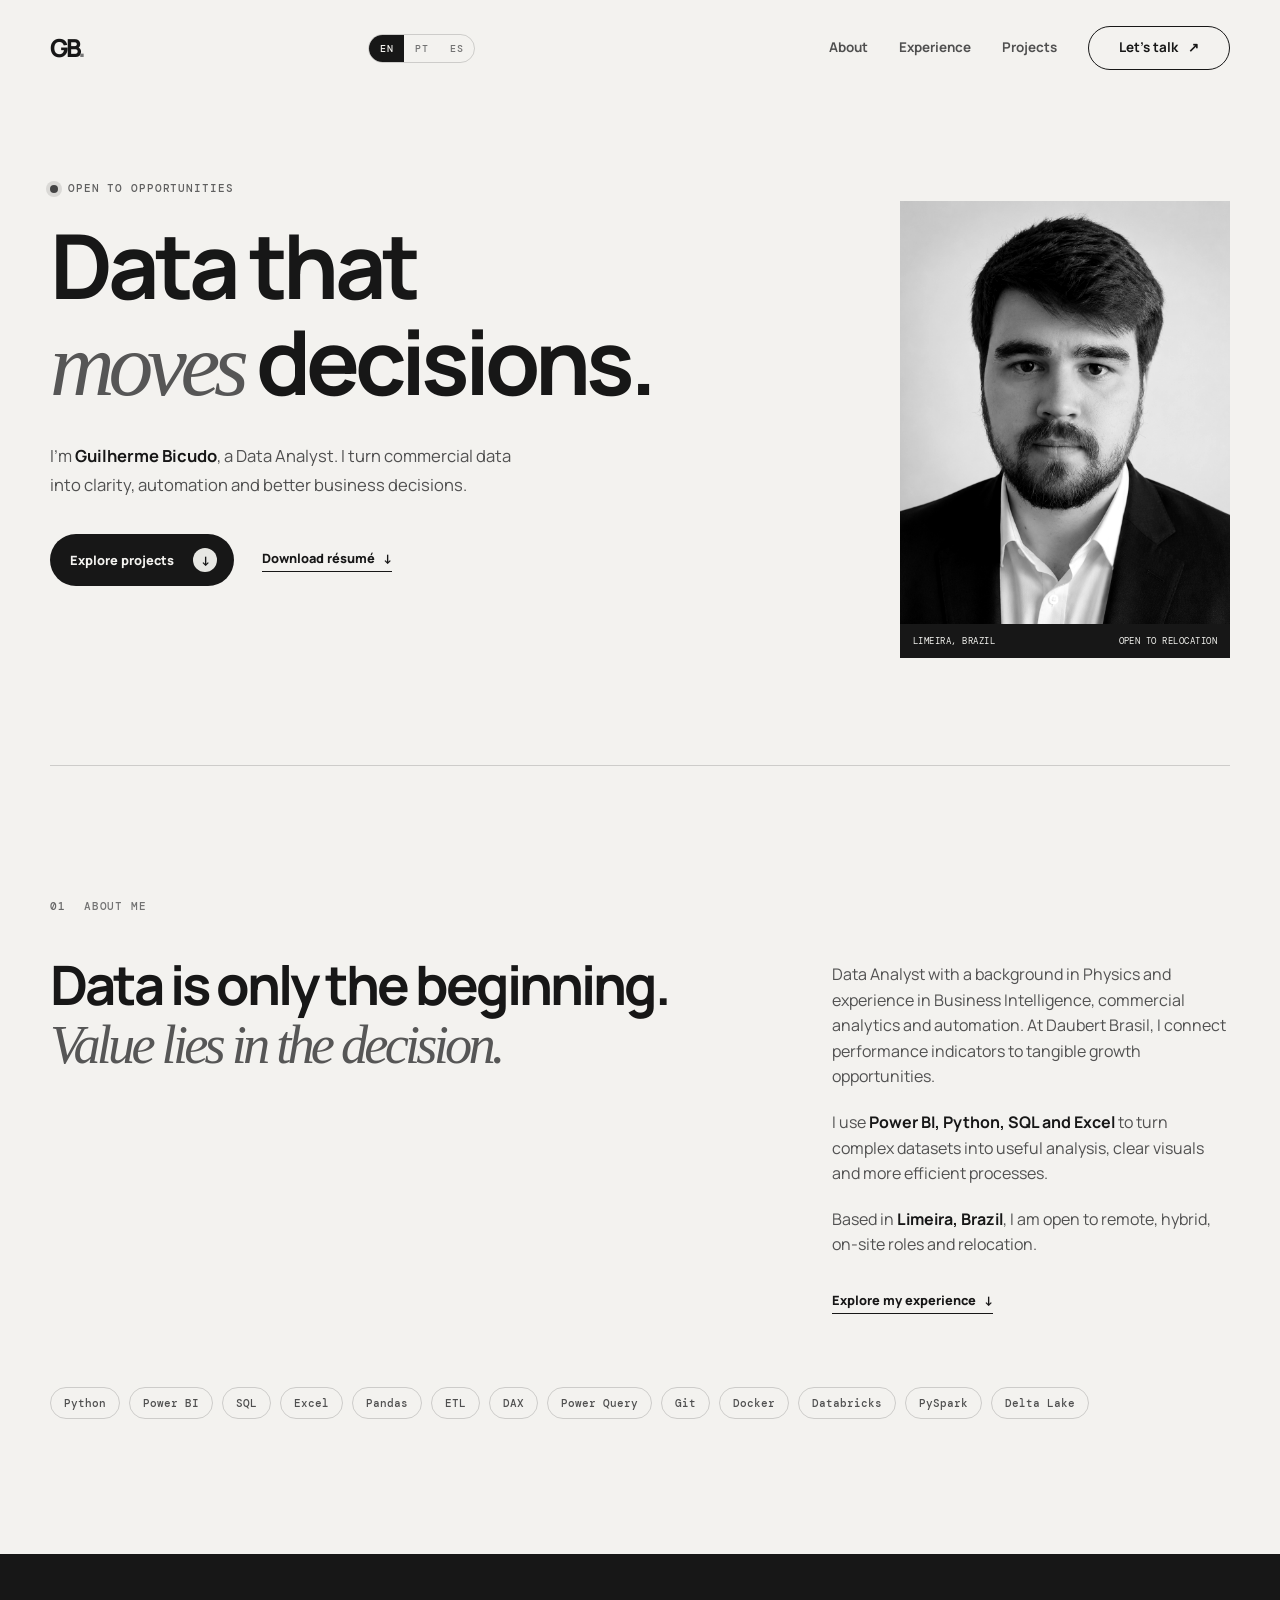
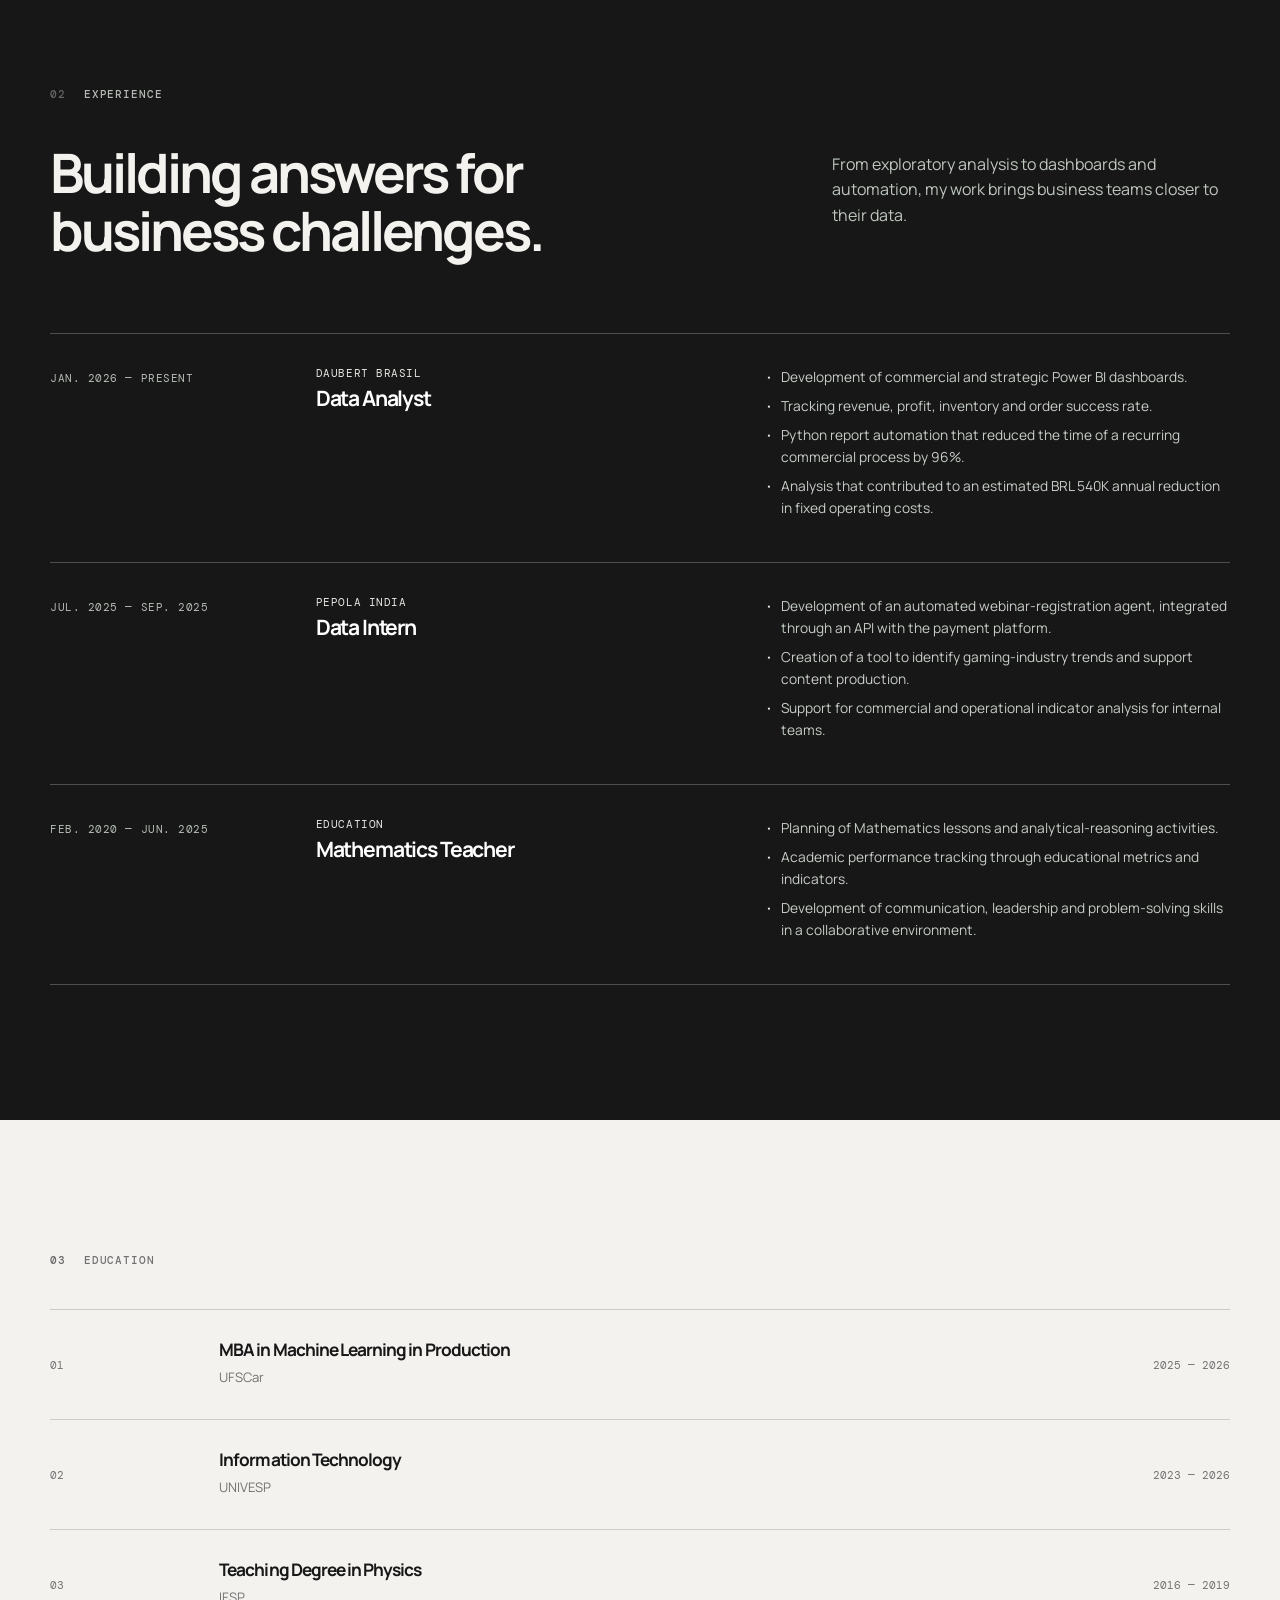
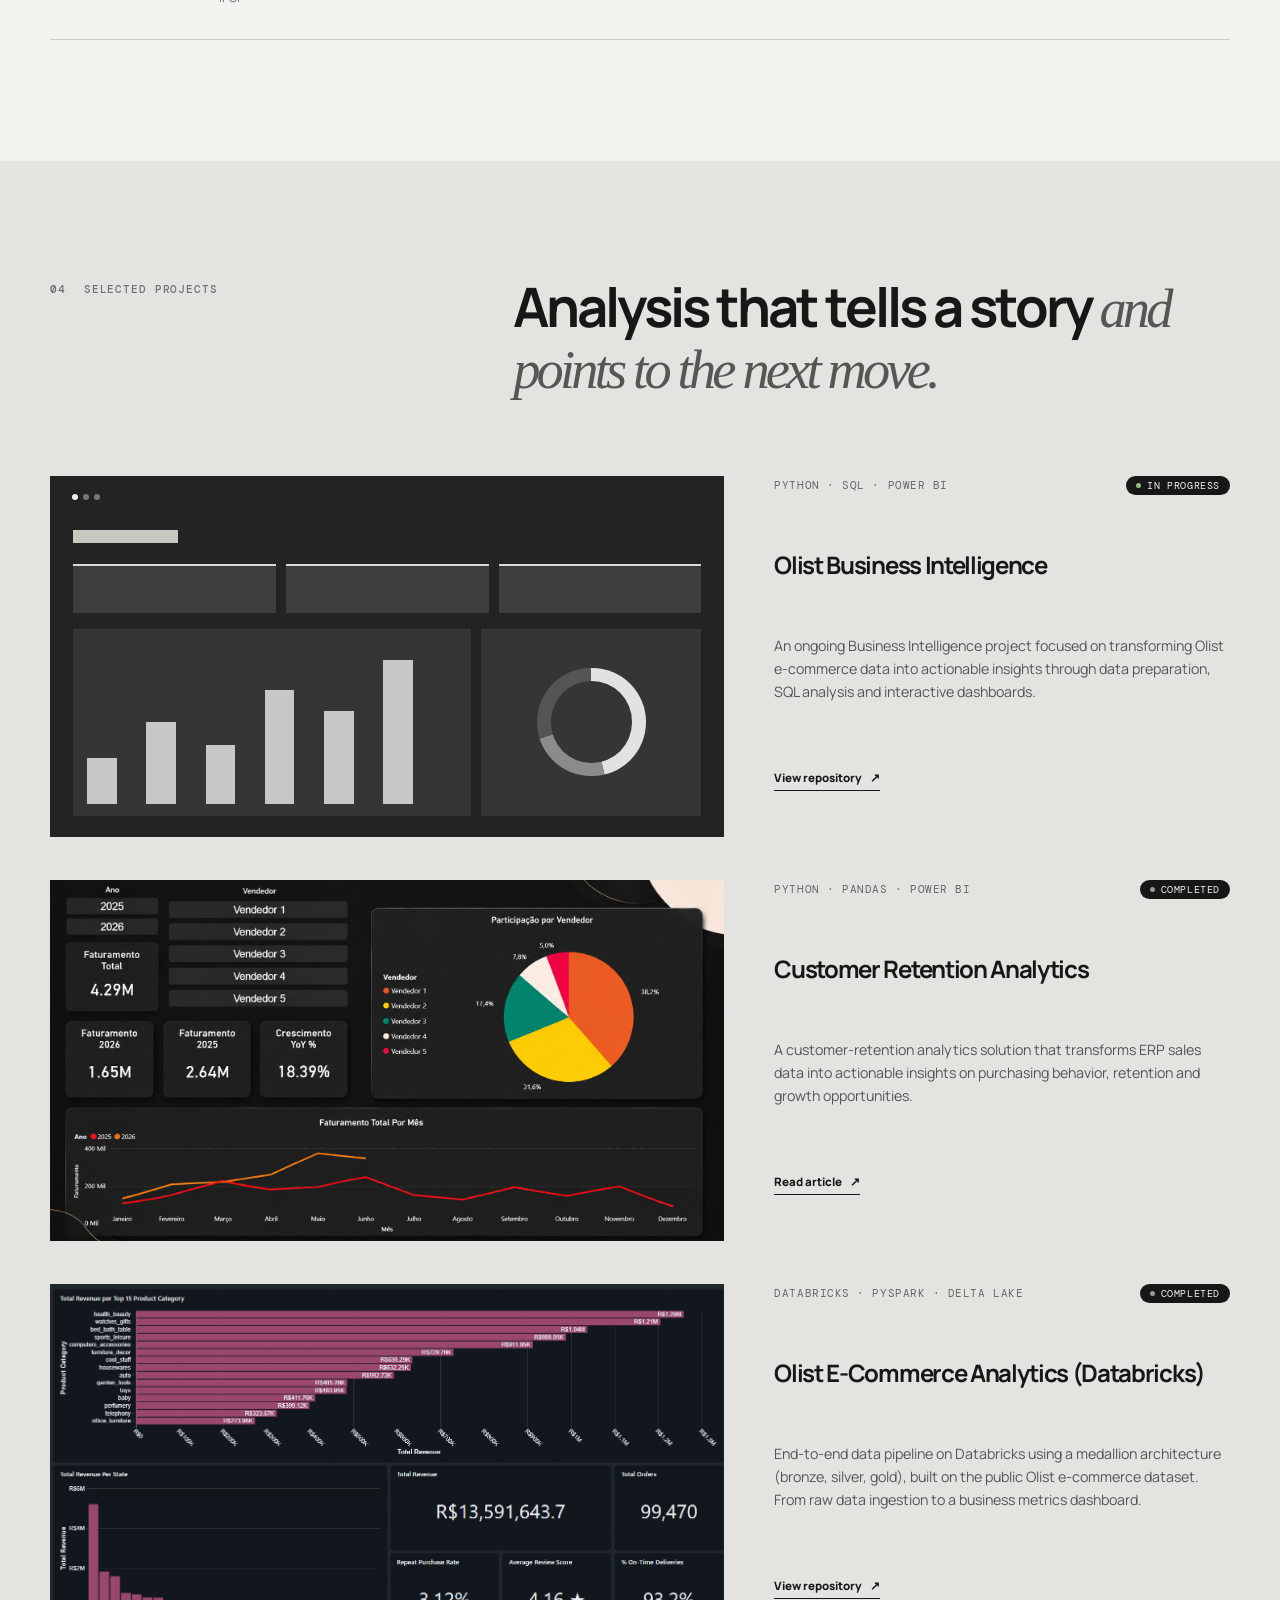
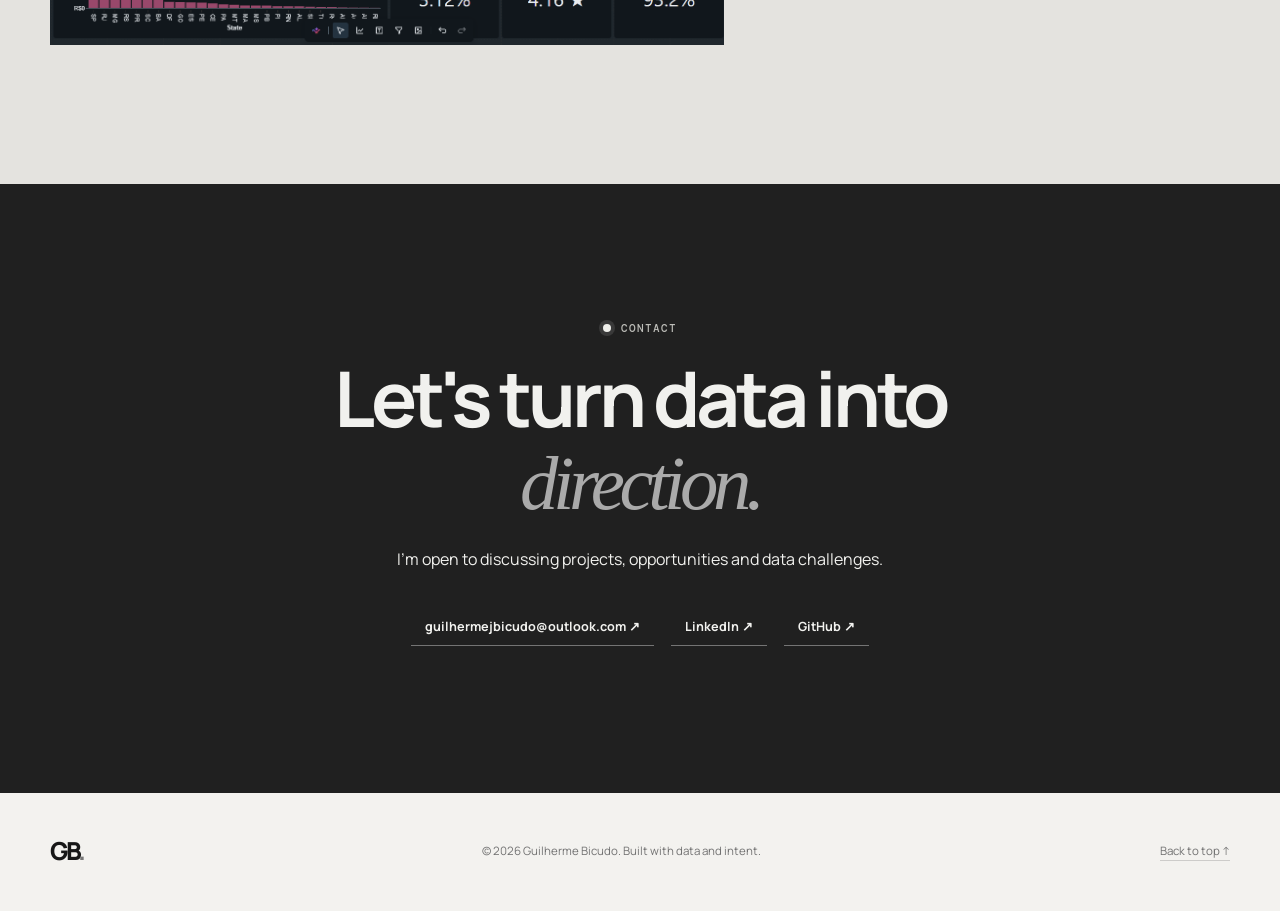
<file: index.html>
<!doctype html>
<html lang="en">
  <head>
    <meta charset="UTF-8" />
    <meta name="viewport" content="width=device-width, initial-scale=1.0" />
    <meta
      name="description"
      content="Portfolio of Guilherme Bicudo, Data Analyst specializing in Power BI, Python, SQL and Business Intelligence."
    />
    <title>Guilherme Bicudo | Data Analyst</title>
    <link rel="icon" type="image/svg+xml" href="assets/favicon.svg" />
    <link rel="preconnect" href="https://fonts.googleapis.com" />
    <link rel="preconnect" href="https://fonts.gstatic.com" crossorigin />
    <link href="https://fonts.googleapis.com/css2?family=DM+Mono:wght@400;500&family=Manrope:wght@400;500;600;700;800&display=swap" rel="stylesheet" />
    <link rel="stylesheet" href="style.css" />
  </head>
  <body>
    <a class="skip-link" href="#content">Skip to content</a>

    <header class="header" id="topo">
      <nav class="nav container" aria-label="Main navigation">
        <a class="brand" href="#topo" aria-label="Home page">GB<span>.</span></a>
        <div class="nav-controls">
          <div class="language-switch" aria-label="Language selector">
            <a href="#topo" data-language="en" aria-current="page">EN</a><a href="#topo" data-language="pt" lang="pt-BR">PT</a><a href="#topo" data-language="es" lang="es">ES</a>
          </div>
          <button class="menu-button" type="button" aria-label="Open menu" aria-expanded="false">
            <span></span><span></span>
          </button>
        </div>
        <div class="nav-links">
          <a href="#about">About</a>
          <a href="#experience">Experience</a>
          <a href="#projects">Projects</a>
          <a class="nav-contact" href="#contact">Let's talk <span aria-hidden="true">↗</span></a>
        </div>
      </nav>
    </header>

    <main id="content">
      <section class="hero container" id="home">
        <div class="hero-copy reveal">
          <p class="eyebrow"><span></span> Open to opportunities</p>
          <h1>Data that<br /><em>moves</em> decisions.</h1>
          <p class="hero-description">
            I'm <strong>Guilherme Bicudo</strong>, a Data Analyst. I turn commercial data into clarity, automation and better business decisions.
          </p>
          <div class="hero-actions">
            <a class="button button-primary" href="#projects">Explore projects <span aria-hidden="true">↓</span></a>
            <a class="text-link cv-download" href="assets/cv-guilherme-bicudo-en.pdf" download>
  Download résumé <span aria-hidden="true">↓</span>
</a>
          </div>
        </div>
        <figure class="profile-card reveal delay-1">
          <img src="assets/perfil.png" alt="Portrait of Guilherme Bicudo" onerror="this.parentElement.classList.add('photo-missing'); this.remove()" />
          <figcaption><span>Limeira, Brazil</span><span>Open to relocation</span></figcaption>
        </figure>
      </section>

      <section class="about section container" id="about">
        <div class="section-label reveal"><span>01</span> About me</div>
        <div class="about-content">
          <h2 class="reveal">Data is only the beginning. <em>Value lies in the decision.</em></h2>
          <div class="about-text reveal delay-1">
            <p>Data Analyst with a background in Physics and experience in Business Intelligence, commercial analytics and automation. At Daubert Brasil, I connect performance indicators to tangible growth opportunities.</p>
            <p>I use <strong>Power BI, Python, SQL and Excel</strong> to turn complex datasets into useful analysis, clear visuals and more efficient processes.</p>
            <p>Based in <strong>Limeira, Brazil</strong>, I am open to remote, hybrid, on-site roles and relocation.</p>
            <a class="text-link" href="#experience">Explore my experience <span aria-hidden="true">↓</span></a>
          </div>
        </div>
        <div class="tool-list reveal delay-2" aria-label="Key tools">
          <span>Python</span><span>Power BI</span><span>SQL</span><span>Excel</span><span>Pandas</span><span>ETL</span><span>DAX</span><span>Power Query</span><span>Git</span><span>Docker</span><span>Databricks</span><span>PySpark</span><span>Delta Lake</span>
        </div>
      </section>

      <section class="experience section" id="experience">
        <div class="container">
          <div class="section-label reveal"><span>02</span> Experience</div>
          <div class="experience-heading">
            <h2 class="reveal">Building answers for business challenges.</h2>
            <p class="reveal delay-1">From exploratory analysis to dashboards and automation, my work brings business teams closer to their data.</p>
          </div>
          <div class="role-list">
            <article class="role reveal">
              <div class="role-period">Jan. 2026 — present</div>
              <div class="role-main">
                <p class="role-company">Daubert Brasil</p>
                <h3>Data Analyst</h3>
              </div>
              <ul class="role-details">
                <li>Development of commercial and strategic Power BI dashboards.</li>
                <li>Tracking revenue, profit, inventory and order success rate.</li>
                <li>Python report automation that reduced the time of a recurring commercial process by 96%.</li>
                <li>Analysis that contributed to an estimated BRL 540K annual reduction in fixed operating costs.</li>
              </ul>
            </article>
            <article class="role reveal delay-1">
              <div class="role-period">Jul. 2025 — Sep. 2025</div>
              <div class="role-main">
                <p class="role-company">PEPOLA India</p>
                <h3>Data Intern</h3>
              </div>
              <ul class="role-details">
                <li>Development of an automated webinar-registration agent, integrated through an API with the payment platform.</li>
                <li>Creation of a tool to identify gaming-industry trends and support content production.</li>
                <li>Support for commercial and operational indicator analysis for internal teams.</li>
              </ul>
            </article>
            <article class="role reveal delay-2">
              <div class="role-period">Feb. 2020 — Jun. 2025</div>
              <div class="role-main">
                <p class="role-company">Education</p>
                <h3>Mathematics Teacher</h3>
              </div>
              <ul class="role-details">
                <li>Planning of Mathematics lessons and analytical-reasoning activities.</li>
                <li>Academic performance tracking through educational metrics and indicators.</li>
                <li>Development of communication, leadership and problem-solving skills in a collaborative environment.</li>
              </ul>
            </article>
          </div>
        </div>
      </section>

      <section class="education section container">
        <div class="section-label reveal"><span>03</span> Education</div>
        <div class="education-list">
          <article class="education-item reveal">
            <span class="education-number">01</span>
            <div><h3>MBA in Machine Learning in Production</h3><p>UFSCar</p></div>
            <time>2025 — 2026</time>
          </article>
          <article class="education-item reveal delay-1">
            <span class="education-number">02</span>
            <div><h3>Information Technology</h3><p>UNIVESP</p></div>
            <time>2023 — 2026</time>
          </article>
          <article class="education-item reveal delay-2">
            <span class="education-number">03</span>
            <div><h3>Teaching Degree in Physics</h3><p>IFSP</p></div>
            <time>2016 — 2019</time>
          </article>
        </div>
      </section>

      <section class="projects section" id="projects">
        <div class="container">
          <div class="project-intro">
          <div class="section-label reveal"><span>04</span> Selected projects</div>
            <h2 class="reveal">Analysis that tells a story <em>and points to the next move.</em></h2>
          </div>
          <div class="project-grid">
            <article class="project-card project-featured reveal">
              <div class="project-visual visual-olist" aria-hidden="true">
                <div class="dash-top"><i></i><i></i><i></i></div>
                <div class="dash-title"></div>
                <div class="dash-metrics"><b></b><b></b><b></b></div>
                <div class="dash-charts"><div class="bar-chart"><i></i><i></i><i></i><i></i><i></i><i></i></div><div class="donut"></div></div>
              </div>
              <div class="project-meta"><span>Python · SQL · Power BI</span><span class="project-status status-progress"></span></div>
              <h3>Olist Business Intelligence</h3>
              <p>An ongoing Business Intelligence project focused on transforming Olist e-commerce data into actionable insights through data preparation, SQL analysis and interactive dashboards.</p>
              <a class="project-link" href="https://github.com/GuilhermejBicudo/Olist-Business-Intelligence" target="_blank" rel="noreferrer">View details <span aria-hidden="true">↗</span></a>
            </article>
            <article class="project-card project-featured reveal delay-1">
              <div class="project-visual project-image">
                <img src="assets/projects/dashboard_custretention.png" alt="Customer retention analytics dashboard" />
              </div>
              <div class="project-meta"><span>Python · Pandas · Power BI</span><span class="project-status status-done"></span></div>
              <h3>Customer Retention Analytics</h3>
              <p>A customer-retention analytics solution that transforms ERP sales data into actionable insights on purchasing behavior, retention and growth opportunities.</p>
              <a class="project-link" href="https://medium.com/@guilhermejbicudo/from-erp-data-to-business-insights-building-a-customer-retention-analytics-solution-with-python-9c6e8ff2dc08?source=user_profile_page---------0-------------9c2c3fb6bbfc----------------------" target="_blank" rel="noreferrer">Read article <span aria-hidden="true">↗</span></a>
            </article>
            <article class="project-card project-featured reveal delay-2">
              <div class="project-visual project-image">
                <img src="assets/projects/dashboard_olist_databricks.png" alt="Olist e-commerce analytics dashboard built on Databricks" />
              </div>
              <div class="project-meta"><span>Databricks · PySpark · Delta Lake</span><span class="project-status status-done"></span></div>
              <h3>Olist E-Commerce Analytics (Databricks)</h3>
              <p>End-to-end data pipeline on Databricks using a medallion architecture (bronze, silver, gold), built on the public Olist e-commerce dataset. From raw data ingestion to a business metrics dashboard.</p>
              <a class="project-link" href="https://github.com/GuilhermejBicudo/olist-databricks" target="_blank" rel="noreferrer">View repository <span aria-hidden="true">↗</span></a>
            </article>
          </div>
        </div>
      </section>

      <section class="contact section" id="contact">
        <div class="container contact-inner reveal">
          <p class="eyebrow"><span></span> Contact</p>
          <h2>Let's turn data into <em>direction.</em></h2>
          <p>I'm open to discussing projects, opportunities and data challenges.</p>
          <div class="contact-links">
            <a href="mailto:guilhermejbicudo@outlook.com">guilhermejbicudo@outlook.com <span aria-hidden="true">↗</span></a>
            <a href="https://www.linkedin.com/in/guilherme-bicudo/" target="_blank" rel="noreferrer">LinkedIn <span aria-hidden="true">↗</span></a>
            <a href="https://github.com/GuilhermejBicudo" target="_blank" rel="noreferrer">GitHub <span aria-hidden="true">↗</span></a>
          </div>
        </div>
      </section>
    </main>

    <footer class="footer container">
      <a class="brand" href="#topo">GB<span>.</span></a>
      <p>© <span id="year">2026</span> Guilherme Bicudo. Built with data and intent.</p>
      <a href="#topo">Back to top ↑</a>
    </footer>
    <script src="script.js"></script>
  </body>
</html>
</file>
<file: style.css>
:root {
  --ink: #171717;
  --paper: #f3f2ef;
  --paper-dark: #e4e3df;
  --accent: #e7e7e3;
  --muted: #727272;
  --line: rgba(23, 23, 23, 0.17);
  --mono: "DM Mono", monospace;
  --sans: "Manrope", sans-serif;
}

* { box-sizing: border-box; }
html { scroll-behavior: smooth; }
body { margin: 0; color: var(--ink); background: var(--paper); font-family: var(--sans); font-size: 16px; line-height: 1.6; }
a { color: inherit; text-decoration: none; }
button { font: inherit; }
.container { width: min(1180px, calc(100% - 64px)); margin: 0 auto; }
.skip-link { position: fixed; z-index: 20; top: -50px; left: 20px; padding: 9px 13px; background: var(--accent); color: var(--ink); transition: top .2s; }
.skip-link:focus { top: 20px; }

.header { position: absolute; inset: 0 0 auto; z-index: 10; }
.nav { height: 96px; display: flex; align-items: center; justify-content: space-between; }
.brand { font-size: 1.55rem; font-weight: 800; letter-spacing: -.1em; line-height: 1; }
.brand span { color: #777; }
.nav-controls { display: flex; align-items: center; gap: 18px; }
.language-switch { display: inline-flex; overflow: hidden; border: 1px solid var(--line); border-radius: 99px; font: 500 .62rem var(--mono); letter-spacing: .06em; }
.language-switch a { padding: 7px 9px; color: var(--muted); transition: background .2s, color .2s; }
.language-switch a[aria-current="page"] { background: var(--ink); color: var(--paper); }
.language-switch a:not([aria-current="page"]):hover { color: var(--ink); background: rgba(23, 23, 23, .07); }
.nav-links { display: flex; align-items: center; gap: 31px; font-size: .84rem; font-weight: 700; }
.nav-links > a:not(.nav-contact) { color: #505050; transition: color .2s; }
.nav-links > a:hover { color: var(--ink); }
.nav-contact { display: inline-flex; gap: 10px; padding: 10px 14px; border: 1px solid var(--ink); border-radius: 99px; transition: background .2s, color .2s; }
.nav-contact {
  display: inline-flex;
  align-items: center;
  justify-content: center;
  gap: 10px;
  padding: 10px 18px;
  border: 1px solid var(--ink);
  border-radius: 99px;
  transition: 
    background .25s ease,
    color .25s ease,
    border-color .25s ease;
}

.nav-contact:hover {
  background: var(--ink);
  color: var(--paper);
  border-color: var(--ink);
}

.nav-contact span {
  transition: color .25s ease;
}

.nav-contact:hover span {
  color: var(--paper);
}
.menu-button { display: none; border: 0; background: none; }

.hero { min-height: 765px; padding-top: 183px; position: relative; display: grid; grid-template-columns: minmax(0, 1.25fr) minmax(240px, .6fr); gap: 80px; }
.eyebrow, .section-label { font: 500 .69rem/1 var(--mono); letter-spacing: .08em; text-transform: uppercase; }
.eyebrow { display: flex; align-items: center; gap: 10px; color: #606060; margin: 0 0 23px; }
.eyebrow span { display: inline-block; width: 8px; height: 8px; border-radius: 50%; background: #444; box-shadow: 0 0 0 4px rgba(68, 68, 68, .14); }
h1, h2, h3, p { margin-top: 0; }
h1, h2, h3 { letter-spacing: -.055em; line-height: 1.07; }
h1 { max-width: 760px; margin-bottom: 28px; font-size: clamp(3.8rem, 7vw, 6.8rem); font-weight: 700; }
em { color: #565656; font-family: Georgia, serif; font-weight: 400; letter-spacing: -.07em; }
.hero-description { width: min(470px, 100%); margin-bottom: 35px; color: #505050; font-size: 1.04rem; line-height: 1.75; }
.hero-description strong { color: var(--ink); }
.hero-actions { display: flex; align-items: center; gap: 28px; }
.button { display: inline-flex; align-items: center; gap: 19px; padding: 14px 17px 14px 20px; font-size: .8rem; font-weight: 800; border-radius: 99px; }
.button-primary { background: var(--ink); color: var(--paper); transition: transform .2s, background .2s; }
.button-primary:hover { background: #3d3d3d; transform: translateY(-2px); }
.button-primary span { display: grid; width: 24px; height: 24px; place-items: center; border-radius: 50%; background: var(--accent); color: var(--ink); }
.text-link, .project-link { display: inline-flex; align-items: center; gap: 8px; border-bottom: 1px solid currentColor; padding-bottom: 3px; font-size: .8rem; font-weight: 800; transition: color .2s; }
.text-link:hover, .project-link:hover { color: #666; }
.hero-side { margin-top: 73px; padding-left: 28px; border-left: 1px solid var(--line); position: relative; }
.hero-side-label { margin-bottom: 21px; font: 500 .67rem var(--mono); letter-spacing: .09em; text-transform: uppercase; color: var(--muted); }
.hero-side ul { list-style: none; padding: 0; margin: 0; font-size: .91rem; font-weight: 700; line-height: 2.1; }
.hero-grid { width: 125px; display: grid; grid-template-columns: repeat(4, 1fr); gap: 6px; margin-top: 58px; }
.hero-grid span { aspect-ratio: 1; background: #d7d9cc; }
.hero-grid span:nth-child(2), .hero-grid span:nth-child(5), .hero-grid span:nth-child(6), .hero-grid span:nth-child(10), .hero-grid span:nth-child(11) { background: var(--accent); }
.profile-card { width: min(100%, 330px); margin: 18px 0 0 auto; align-self: start; overflow: hidden; background: #d6d6d4; }
.profile-card img { display: block; width: 100%; aspect-ratio: .78; object-fit: cover; object-position: center top; filter: grayscale(1) contrast(1.08); }
.profile-card.photo-missing::before { content: "GB"; display: grid; height: 423px; place-items: center; background: #d6d6d4; color: #777; font: 700 5rem/1 var(--sans); letter-spacing: -.1em; }
.profile-card figcaption { display: flex; justify-content: space-between; gap: 10px; padding: 11px 13px; background: var(--ink); color: #f4f4f0; font: 400 .59rem var(--mono); letter-spacing: .05em; text-transform: uppercase; }
.scroll-cue { position: absolute; bottom: 47px; left: 0; font: 500 .66rem var(--mono); color: var(--muted); text-transform: uppercase; letter-spacing: .07em; }
.scroll-cue span { margin-left: 10px; font-size: 1rem; }

.section { padding: 135px 0; }
.section-label { display: flex; gap: 18px; align-items: center; color: var(--muted); }
.section-label span { color: #666; }
.about { border-top: 1px solid var(--line); }
.about-content { display: grid; grid-template-columns: 1.25fr .72fr; gap: 90px; margin-top: 43px; }
h2 { font-size: clamp(2.35rem, 4.25vw, 4.25rem); font-weight: 700; }
.about h2 { margin: 0; max-width: 660px; }
.about-text { color: #515151; padding-top: 7px; }
.about-text p { margin-bottom: 20px; }
.about-text strong { color: var(--ink); }
.about-text .text-link { margin-top: 12px; color: var(--ink); }
.tool-list { display: flex; gap: 9px; flex-wrap: wrap; margin-top: 73px; }
.tool-list span { border: 1px solid var(--line); border-radius: 99px; padding: 8px 13px; font: 500 .68rem var(--mono); color: #505050; }

.experience { background: var(--ink); color: var(--paper); }
.experience .section-label { color: #b4bab3; }
.experience-heading { display: grid; grid-template-columns: 1.25fr .72fr; gap: 90px; margin: 42px 0 74px; }
.experience-heading h2 { max-width: 680px; margin: 0; }
.experience-heading > p { color: #bec6be; margin: 9px 0 0; }
.role-list { border-top: 1px solid rgba(244, 241, 233, .25); }
.role { display: grid; grid-template-columns: .56fr 1fr 1.1fr; gap: 30px; padding: 32px 0 36px; border-bottom: 1px solid rgba(244, 241, 233, .25); }
.role-period, .role-company, .project-meta { font: 400 .68rem var(--mono); letter-spacing: .05em; text-transform: uppercase; }
.role-period { color: #b5bdb5; padding-top: 5px; }
.role-company { color: var(--accent); margin-bottom: 7px; }
.role h3 { font-size: 1.32rem; color: white; margin: 0; }
.role-details { list-style: none; padding: 0; margin: 0; color: #c7cec7; font-size: .86rem; }
.role-details li { margin-bottom: 7px; padding-left: 14px; position: relative; }
.role-details li::before { position: absolute; content: "·"; color: var(--accent); left: 0; font-weight: 800; }

.education { padding-bottom: 121px; }
.education-list { margin-top: 43px; border-top: 1px solid var(--line); }
.education-item { display: grid; grid-template-columns: .3fr 1.5fr .55fr; gap: 25px; align-items: center; min-height: 110px; border-bottom: 1px solid var(--line); }
.education-number, .education time { color: var(--muted); font: 400 .69rem var(--mono); }
.education-item h3 { margin: 0 0 8px; font-size: 1.08rem; }
.education-item p { margin: 0; color: var(--muted); font-size: .82rem; }
.education time { text-align: right; }

.projects { padding: 123px 0 139px; background: var(--paper-dark); }
.project-intro { display: grid; grid-template-columns: .72fr 1.28fr; gap: 60px; align-items: start; }
.project-intro h2 { max-width: 700px; margin: -7px 0 76px; }
.project-grid { display: grid; grid-template-columns: repeat(2, 1fr); gap: 43px 25px; }
.project-card { min-width: 0; }
.project-featured { grid-column: span 2; display: grid; grid-template-columns: 1.48fr 1fr; column-gap: 50px; align-items: start; }
.project-visual { overflow: hidden; background: #232323; margin-bottom: 20px; height: 273px; position: relative; }
.project-featured .project-visual { grid-row: span 4; height: 361px; margin: 0; }
.project-meta { display: flex; justify-content: space-between; align-items: center; color: #666; margin-bottom: 12px; }
.project-status { display: inline-flex; align-items: center; gap: 6px; padding: 3px 10px; border-radius: 99px; background: var(--ink); color: var(--paper); font-size: .62rem; letter-spacing: .06em; }
.project-status::before { content: ""; width: 5px; height: 5px; border-radius: 50%; background: #8fbf7f; }
.project-status.status-done::before { background: #999; }
.project-card h3 { font-size: 1.5rem; margin-bottom: 12px; }
.project-card p { max-width: 530px; color: #555; font-size: .89rem; margin-bottom: 20px; }
.project-link { width: max-content; font-size: .72rem; }

.dash-top { display: flex; position: absolute; inset: 18px 22px auto; gap: 5px; }
.dash-top i { height: 6px; width: 6px; border-radius: 50%; background: #777; }
.dash-top i:first-child { background: #eee; }
.dash-title { position: absolute; top: 54px; left: 23px; width: 105px; height: 13px; background: #f2f0e8; opacity: .8; }
.dash-metrics { display: flex; position: absolute; top: 88px; left: 23px; right: 23px; gap: 10px; }
.dash-metrics b { flex: 1; height: 49px; background: #3d3d3d; border-top: 2px solid #d7d7d7; }
.dash-charts { position: absolute; display: grid; grid-template-columns: 1.45fr .8fr; gap: 10px; left: 23px; right: 23px; top: 153px; bottom: 21px; }
.bar-chart, .donut { background: #353535; }
.bar-chart { display: flex; align-items: end; gap: 8%; padding: 12px 14px; }
.bar-chart i { width: 8%; background: #e1e1df; opacity: .85; }
.bar-chart i:nth-child(1) { height: 28%; }.bar-chart i:nth-child(2) { height: 50%; }.bar-chart i:nth-child(3) { height: 36%; }.bar-chart i:nth-child(4) { height: 70%; }.bar-chart i:nth-child(5) { height: 57%; }.bar-chart i:nth-child(6) { height: 88%; }
.donut { display: grid; place-items: center; }
.donut::before { content: ""; height: 58%; aspect-ratio: 1; border-radius: 50%; background: conic-gradient(#e2e2e0 0 46%, #8b8b8b 46% 70%, #555 70%); }
.donut::after { content: ""; position: absolute; width: 13%; aspect-ratio: 1; background: #353535; border-radius: 50%; }
.visual-sales { display: flex; background: #242424; padding: 16px; gap: 13px; }
.sales-sidebar { width: 18%; background: #3d3d3d; }.sales-content { flex: 1; padding-top: 5px; }.sales-content > div:first-child { width: 29%; height: 8px; background: #e4e4df; }.sales-cards { display: flex; gap: 8px; margin-top: 19px; }.sales-cards i { flex: 1; height: 38px; border-top: 2px solid #dedede; background: #414141; }.sales-line { height: 120px; margin-top: 14px; padding: 13px; background: #333; }.sales-line svg { width: 100%; height: 100%; }.sales-line polyline { fill: none; stroke: #e2e2e0; stroke-width: 4; }
.visual-customer { padding: 18px; background: #eeeeeb; }.customer-head { display: flex; justify-content: space-between; }.customer-head i { display: block; width: 45%; height: 9px; background: #363636; }.customer-head i:last-child { width: 16%; background: #8a8a8a; }.customer-body { display: grid; grid-template-columns: .8fr 1.3fr; height: 82%; margin-top: 21px; gap: 15px; }.customer-list { display: flex; flex-direction: column; gap: 9px; }.customer-list i { display: block; height: 19%; background: #d8d8d4; border-left: 3px solid #777; }.customer-chart { display: flex; align-items: end; gap: 10%; padding: 15px; background: #ddd; }.customer-chart span { width: 10%; background: #333; }.customer-chart span:nth-child(1) { height: 39%; }.customer-chart span:nth-child(2) { height: 67%; }.customer-chart span:nth-child(3) { height: 50%; }.customer-chart span:nth-child(4) { height: 87%; }.customer-chart span:nth-child(5) { height: 75%; }

.contact { padding: 139px 0 147px; background: #202020; color: #f1f1ee; text-align: center; }
.contact-inner { max-width: 850px; }.contact .eyebrow { justify-content: center; color: #bdbdb8; }.contact .eyebrow span { background: #efefeb; box-shadow: 0 0 0 4px rgba(238, 238, 233, .12); }.contact h2 { font-size: clamp(3rem, 6vw, 5.7rem); margin: 0 0 22px; }.contact h2 em { color: #aaa; }.contact > p { color: #c0c0bb; }.contact-links { display: flex; justify-content: center; gap: 17px; flex-wrap: wrap; margin-top: 35px; }.contact-links a { padding: 10px 14px; border-bottom: 1px solid #747474; font: 700 .79rem var(--sans); }.contact-links a:hover { color: white; border-color: white; }
.footer { min-height: 118px; display: flex; align-items: center; justify-content: space-between; gap: 30px; }.footer p, .footer > a:last-child { margin: 0; color: var(--muted); font-size: .72rem; }.footer > a:last-child { border-bottom: 1px solid var(--line); }

.reveal { opacity: 0; transform: translateY(20px); transition: opacity .7s ease, transform .7s ease; }.reveal.visible { opacity: 1; transform: none; }.delay-1 { transition-delay: .12s; }.delay-2 { transition-delay: .24s; }

html[lang="pt-BR"] .hero {
  min-height: 800px;
}

@media (max-width: 780px) {
  .container { width: min(100% - 40px, 600px); }.nav { height: 78px; }.menu-button { display: grid; gap: 5px; width: 36px; height: 36px; place-content: center; cursor: pointer; }.menu-button span { width: 21px; height: 1px; background: var(--ink); transition: transform .2s; }.nav-links { display: none; position: absolute; top: 67px; left: 20px; right: 20px; padding: 19px; background: var(--ink); color: var(--paper); flex-direction: column; align-items: stretch; gap: 17px; }.nav-links.open { display: flex; }.nav-links > a:not(.nav-contact) { color: var(--paper); }.nav-contact { justify-content: space-between; border-color: #71817b; }.hero { min-height: auto; display: block; padding-top: 143px; padding-bottom: 64px; }.hero-side { display: none; }h1 { font-size: clamp(3.4rem, 15vw, 5.2rem); }.hero-description { font-size: .95rem; }.hero-actions { align-items: flex-start; flex-direction: column; gap: 23px; }.scroll-cue { position: static; display: inline-flex; margin-top: 46px; }.section { padding: 86px 0; }.about-content, .experience-heading, .project-intro { grid-template-columns: 1fr; gap: 24px; }.tool-list { margin-top: 48px; }.experience-heading { margin: 32px 0 50px; }.role { grid-template-columns: 1fr; gap: 14px; padding: 27px 0; }.role-period { padding: 0; }.education-item { grid-template-columns: .22fr 1fr; gap: 15px; padding: 20px 0; }.education time { grid-column: 2; text-align: left; }.projects { padding: 85px 0; }.project-intro h2 { margin: 0 0 47px; }.project-grid { grid-template-columns: 1fr; gap: 45px; }.project-featured { grid-column: span 1; display: block; }.project-featured .project-visual, .project-visual { height: 245px; margin-bottom: 20px; }.contact { padding: 89px 0; }.footer { min-height: 150px; flex-wrap: wrap; padding: 28px 0; gap: 14px; }.footer p { order: 3; width: 100%; }.delay-1, .delay-2 { transition-delay: 0s; }
}
@media (max-width: 780px) {
  .profile-card { width: min(100%, 340px); margin: 42px 0 0; }
}
@media (prefers-reduced-motion: reduce) { html { scroll-behavior: auto; }.reveal { opacity: 1; transform: none; transition: none; } }


/* Project images and stable language controls */
.project-image { background: #232323; }
.project-image img {
  display: block;
  width: 100%;
  height: 100%;
  object-fit: cover;
  object-position: center top;
}
.language-switch a { min-width: 35px; text-align: center; }
.nav-links { min-width: 470px; justify-content: flex-end; }
.nav-contact { min-width: 142px; justify-content: center; }
.project-link:hover, .text-link:hover { border-color: transparent; }
.project-link span, .text-link span { transition: transform .2s ease; }
.project-link:hover span, .text-link:hover span { transform: translate(2px, -2px); }
a:focus-visible, .menu-button:focus-visible { outline: 2px solid var(--ink); outline-offset: 3px; }
@media (max-width: 780px) { .nav-links { min-width: 0; } .nav-contact { justify-content: space-between; } }

.nav-contact {
  color: var(--ink);
}

.nav-contact:hover {
  background: var(--ink);
  color: var(--paper) !important;
}

.nav-contact:hover,
.nav-contact:hover span {
  color: var(--paper) !important;
}

.nav-contact span {
  color: inherit;
}
</file>
